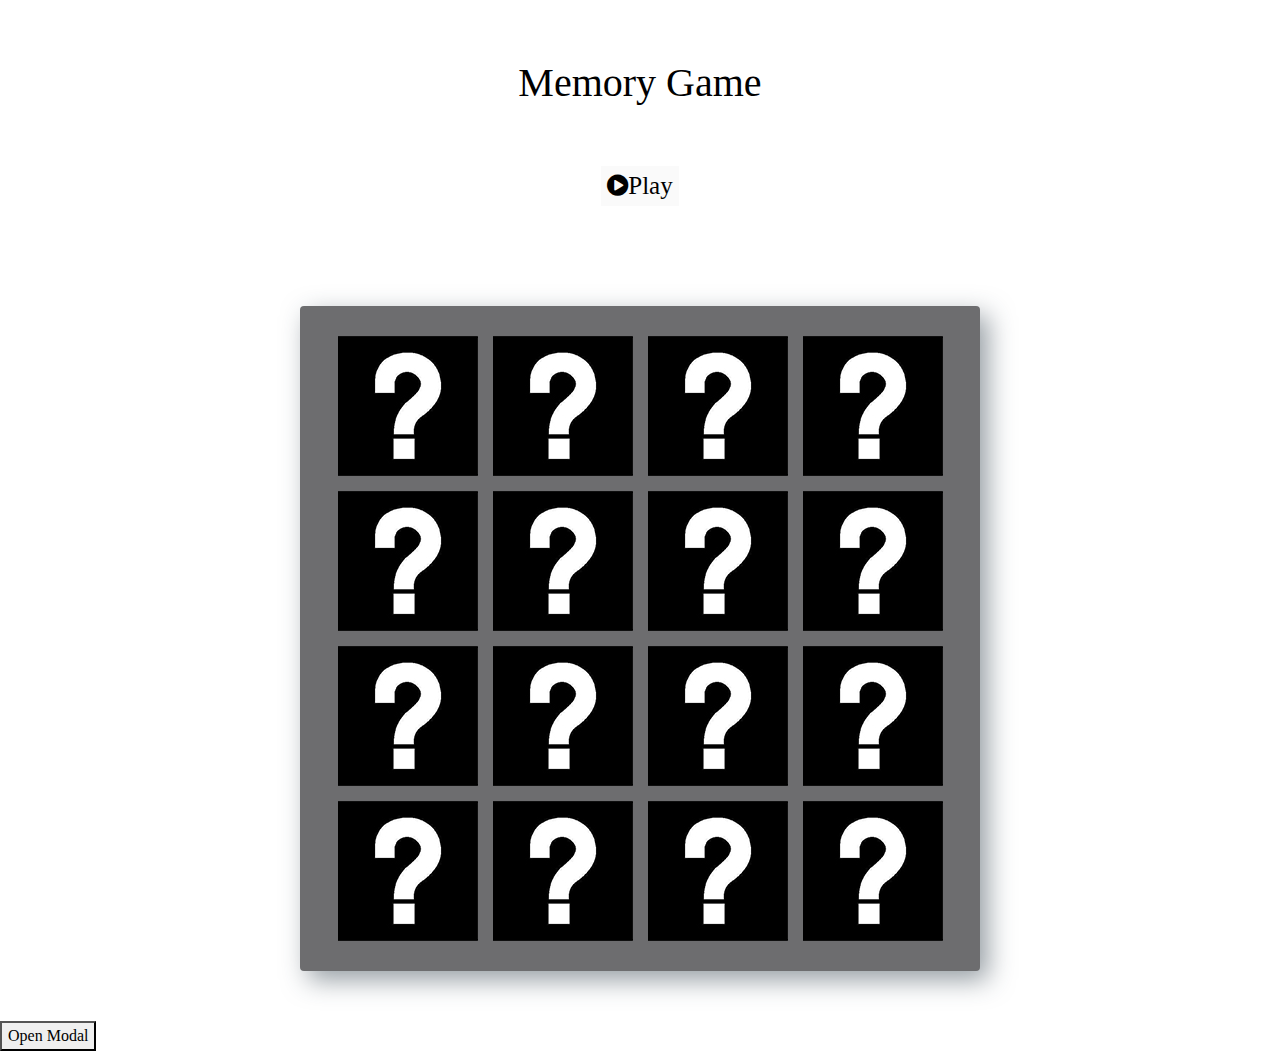
<file: WDC01-[Hoang Trung, Minh Quan]-20190718T072259Z-001/WDC01-[Hoang Trung, Minh Quan]/index.html>
<!DOCTYPE html>
<html lang="en">

<head>
    <meta charset="UTF-8">
    <meta name="viewport" content="width=device-width, initial-scale=1.0">
    <meta http-equiv="X-UA-Compatible" content="ie=edge">
    <title>Memory Game</title>

    <!-- load font awesome icon-->
    <link rel="stylesheet" href="https://maxcdn.bootstrapcdn.com/font-awesome/4.4.0/css/font-awesome.min.css">
    <!-- load bootstrap css-->
    <link rel="stylesheet" href="bootstrap/css/bootstrap.css">

    <!-- load css-->
    <link rel="stylesheet" href="css/style.css">
</head>

<body onload="">
    <div class="container">
        <div class="row">
            <h1>Memory Game</h1>
            <p id="demo" style="color: black"></p>
        </div>
        <div class="row text-center">
            <button type="button" onclick="letPlay(); getTimePlay()" id="start" class="btn-play"><i class="fa fa-play-circle"></i>Play</button>
        </div>

        <div class="row text-center">
            <div class="container">
                <span id="time-play"></span>
                <div class="progress myprogress" style="display: none;" id="progress">
                    <div class="progress-bar progress-bar-striped progress-bar-animated" role="progressbar" id="myprogressbar" aria-valuemin="0" aria-valuemax="100" style="width: 10%"></div>
                </div>
            </div>
        </div>

        <div class="grid-container center">
            <div class="grid-item"><img id="id1" onclick="CheckStatus(0)" src="img/disable.jpg"></div>
            <div class="grid-item"><img id="id1" onclick="CheckStatus(1)" src="img/disable.jpg"></div>
            <div class="grid-item"><img id="id1" onclick="CheckStatus(2)" src="img/disable.jpg"></div>
            <div class="grid-item"><img id="id1" onclick="CheckStatus(3)" src="img/disable.jpg"></div>
            <div class="grid-item"><img id="id1" onclick="CheckStatus(4)" src="img/disable.jpg"></div>
            <div class="grid-item"><img id="id1" onclick="CheckStatus(5)" src="img/disable.jpg"></div>
            <div class="grid-item"><img id="id1" onclick="CheckStatus(6)" src="img/disable.jpg"></div>
            <div class="grid-item"><img id="id1" onclick="CheckStatus(7)" src="img/disable.jpg"></div>
            <div class="grid-item"><img id="id1" onclick="CheckStatus(8)" src="img/disable.jpg"></div>
            <div class="grid-item"><img id="id1" onclick="CheckStatus(9)" src="img/disable.jpg"></div>
            <div class="grid-item"><img id="id1" onclick="CheckStatus(10)" src="img/disable.jpg"></div>
            <div class="grid-item"><img id="id1" onclick="CheckStatus(11)" src="img/disable.jpg"></div>
            <div class="grid-item"><img id="id1" onclick="CheckStatus(12)" src="img/disable.jpg"></div>
            <div class="grid-item"><img id="id1" onclick="CheckStatus(13)" src="img/disable.jpg"></div>
            <div class="grid-item"><img id="id1" onclick="CheckStatus(14)" src="img/disable.jpg"></div>
            <div class="grid-item"><img id="id1" onclick="CheckStatus(15)" src="img/disable.jpg"></div>
        </div>
        

    </div>
    <button id="myBtn">Open Modal</button>

        <!-- The Modal -->
    <div id="myModal" class="modal">

    <!-- Modal content -->
    <div class="modal-content">
        <div class="w-100 text-right close">&times;</div>
        <p>Some text in the Modal..</p>
    </div>
    <script>
        var modal = document.getElementById("myModal");
        var btn = document.getElementById("myBtn");
        var span = document.getElementsByClassName("close")[0];
        span.onclick = function() {
            modal.style.display = "none";
        }
        btn.onclick = function() {
            modal.style.display = "block";
        }
    </script>
    <!-- load js -->
    <script src="js/main.js"></script>
</body>

</html>
</file>
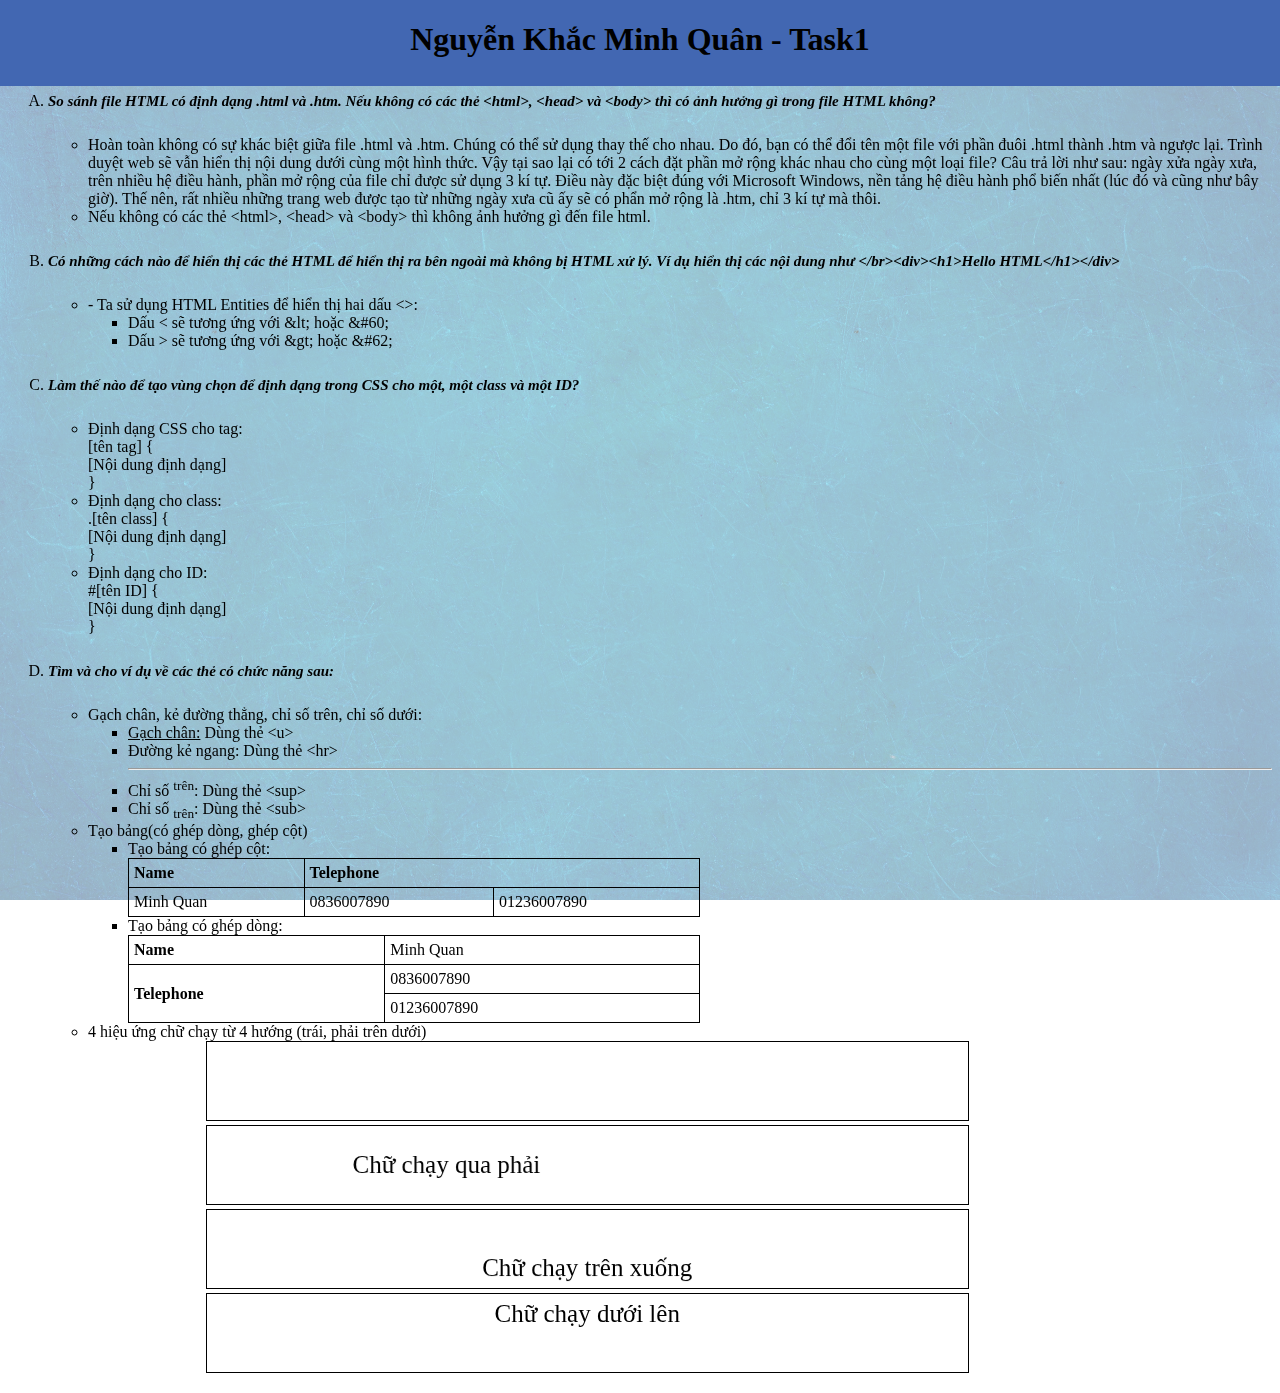
<file: Week1/Task1/index.html>
<!DOCTYPE html>
<html>
    <head>
        <meta charset="UTF-8">
        <meta name="viewport" content="width=device-width, initial-scale=1.0">
        <titile>NGUYEN KHAC MINH QUAN - TASK1</titile>
        <link rel="stylesheet" type="text/css" href="css/task1.css">
    </head>
    <body>
        <header>
            <h1>Nguyễn Khắc Minh Quân - Task1 </h1>
        </header>
        <div class="content">
                <img class="image" src="image/img1.jpg">
                <ol type="A">
                    <li>
                        <h4>
                            So sánh file HTML có định dạng .html và .htm. Nếu không có các thẻ &lt;html&gt;, &lt;head&gt; và &lt;body&gt; thì có ảnh hưởng gì trong file HTML không?
                        </h4>
                        <ul>
                            <li>
                                Hoàn toàn không có sự khác biệt giữa file .html và .htm. Chúng có thể sử dụng thay thế cho nhau. Do đó, bạn có thể đổi tên một file với phần đuôi .html thành .htm và ngược lại. Trình duyệt web sẽ vẫn hiển thị nội dung dưới cùng một hình thức. Vậy tại sao lại có tới 2 cách đặt phần mở rộng khác nhau cho cùng một loại file? Câu trả lời như sau: ngày xửa ngày xưa, trên nhiều hệ điều hành, phần mở rộng của file chỉ được sử dụng 3 kí tự. Điều này đặc biệt đúng với Microsoft Windows, nền tảng hệ điều hành phổ biến nhất (lúc đó và cũng như bây giờ). Thế nên, rất nhiều những trang web được tạo từ những ngày xưa cũ ấy sẽ có phẩn mở rộng là .htm, chỉ 3 kí tự mà thôi.
                            </li>
                            <li>
                                Nếu không có các thẻ &lt;html&gt;, &lt;head&gt; và &lt;body&gt; thì không ảnh hưởng gì đến file html. 
                            </li>
                        </ul>
                    </li>
                    <li>
                        <h4>Có những cách nào để hiển thị các thẻ HTML để hiển thị ra bên ngoài mà không bị HTML xử lý. 
                            Ví dụ hiển thị các nội dung như &lt;/br&gt;&lt;div&gt;&lt;h1&gt;Hello HTML&lt;/h1&gt;&lt;/div&gt;</h4>
                        <ul>
                            <li>
                                - Ta sử dụng HTML Entities để hiển thị hai dấu &lt;&gt;:
                            </li>
                            <ul>
                                <li>
                                    Dấu &lt; sẽ tương ứng với &amp;lt; hoặc &amp;#60;
                                </li>
                                <li>
                                    Dấu &gt; sẽ tương ứng với &amp;gt; hoặc &amp;#62;
                                </li>
                            </ul>
                        </ul>
                    </li>
                    <li>
                        <h4>Làm thế nào để tạo vùng chọn để định dạng trong CSS cho một, một class và một ID?</h4>
                        <ul>
                            <li>
                                Định dạng CSS cho tag:<br>
                                [tên tag] {<br>
                                [Nội dung định dạng]<br>
                                }
                            </li>
                            <li>
                                Định dạng cho class:<br>
                                .[tên class] {<br>
                                [Nội dung định dạng]<br>
                                }
                            </li>
                            <li>
                                Định dạng cho ID:<br>
                                #[tên ID] {<br>
                                [Nội dung định dạng]<br>
                                }
                            </li>
                        </ul>
                    </li>
                    <li>
                        <h4>Tìm và cho ví dụ về các thẻ có chức năng sau:</h4>
                        <ul>
                            <li>
                                Gạch chân, kẻ đường thẳng, chỉ số trên, chỉ số dưới:
                                <ul>
                                    <li><u>Gạch chân:</u> Dùng thẻ &lt;u&gt;</li>
                                    <li>Đường kẻ ngang: Dùng thẻ &lt;hr&gt;</li><hr>
                                    <li>Chỉ số <sup>trên</sup>: Dùng thẻ &lt;sup&gt;</li>
                                    <li>Chỉ số <sub>trên</sub>: Dùng thẻ &lt;sub&gt;</li>
                                </ul>
                            </li>
                            <li>
                                Tạo bảng(có ghép dòng, ghép cột)
                                <ul>
                                    <li>
                                        Tạo bảng có ghép cột:<br>
                                        <table>
                                            <tr>
                                                <th>Name</th>
                                                <th colspan="2">Telephone</th>
                                            </tr>
                                            <tr>
                                                <td>Minh Quan</td>
                                                <td>0836007890</td>
                                                <td>01236007890</td>
                                            </tr>
                                        </table>
                                    </li>
                                    <li>
                                        Tạo bảng có ghép dòng:<br>
                                        <table>
                                            <tr>
                                                <th>Name</th>
                                                <td>Minh Quan</td>
                                            </tr>
                                            <tr>
                                                <th rowspan="2">Telephone</th>
                                                <td>0836007890</td>
                                            </tr>
                                            <tr>
                                                <td>01236007890</td>
                                            </tr>
                                        </table>
                                    </li>
                                </ul>
                            </li>
                            <li>
                                4 hiệu ứng chữ chạy từ 4 hướng (trái, phải trên dưới)<br>
                                <marquee>Chữ chạy qua trái</marquee></li<br>
                                <marquee direction="right">Chữ chạy qua phải</marquee><br>
                                <marquee direction="down">Chữ chạy trên xuống</marquee><br>
                                <marquee direction="up">Chữ chạy dưới lên</marquee><br>
                            </li>
                        </ul>
                    </li>
                </ol>
        </div>
        
    </body>
</html>
</file>
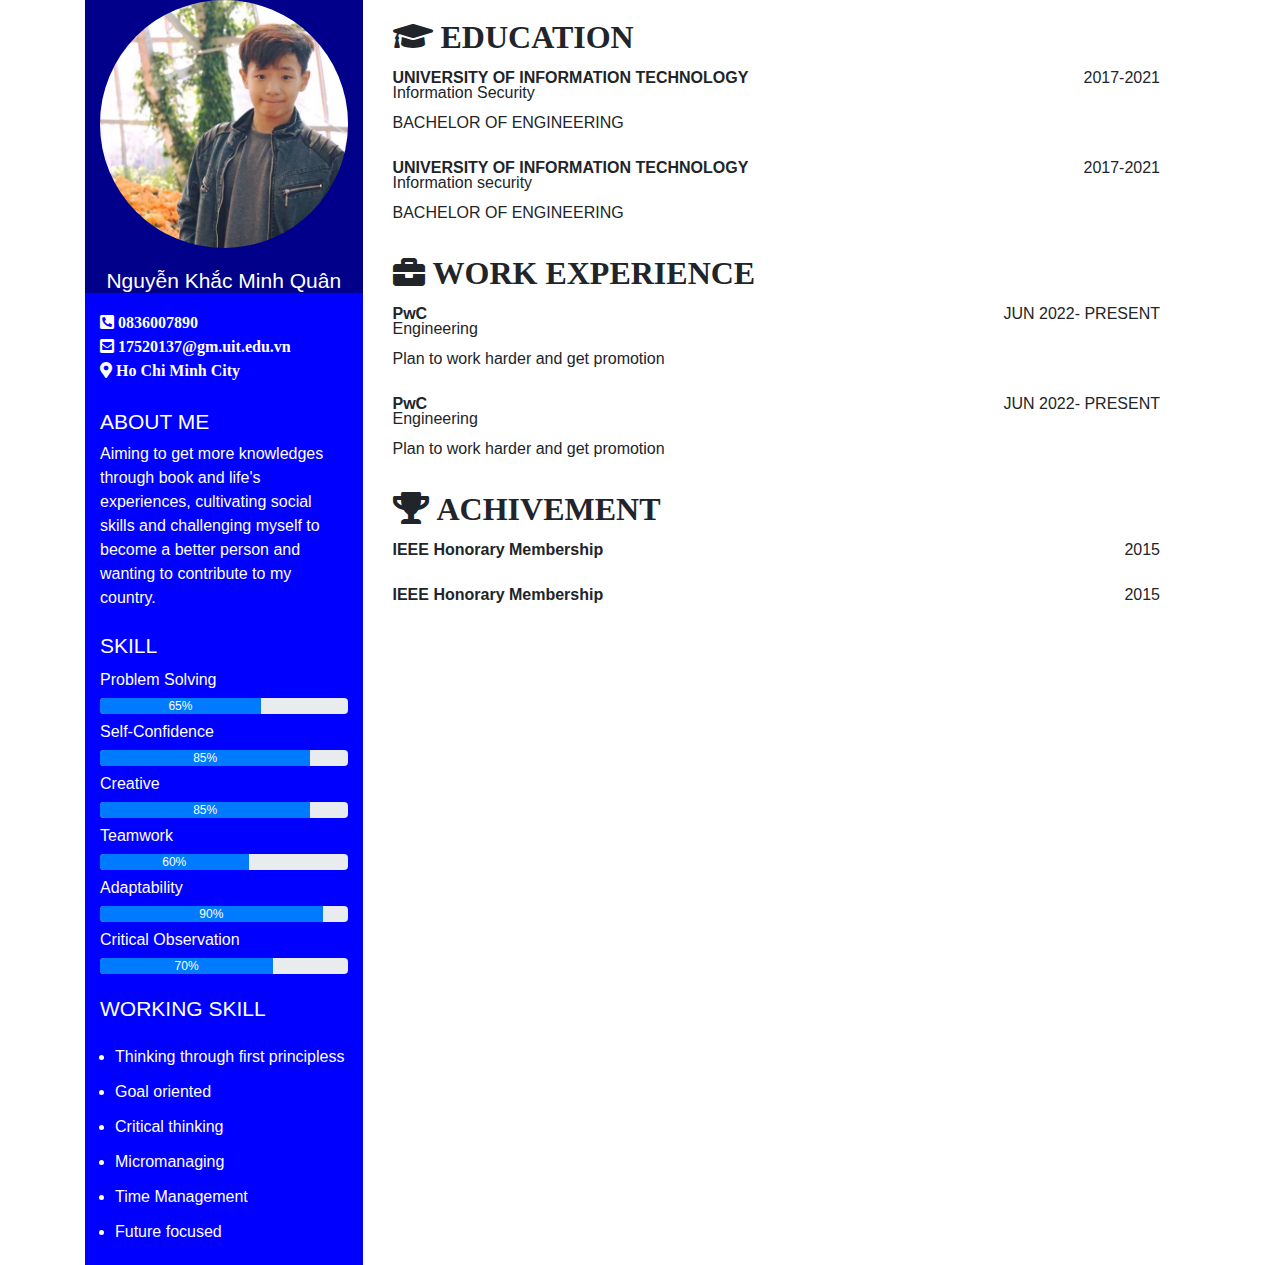
<file: Week1/Task2/index.html>
<!Doctype html>
<html>
    <head>
        <meta charset="UTF-8">
        <meta name="viewport" content="width=device-width, initial-scale=1.0">
        <link rel="stylesheet" href="css/bootstrap.min.css">
        <link rel="stylesheet" href="css/all.css">
        <style type="text/css">
            .row-eq-height {
                display: -webkit-box;
                display: -webkit-flex;
                display: -ms-flexbox;
                display:         flex;
            }
            .content-1>img {
                object-fit: cover;
                width: 100%;
            }
            .col-3{
                padding:0 !important;
                margin: 0 !important;
            }
            
            .content-1{
                padding-right: 15px;
                padding-left: 15px;
                position: relative;
                width: 100%;
                background:darkblue;
            }
            .col-3{
                background-color: blue;
            }
            .col-9{
                background-color:white;
            }
            .content-2,.content-3{
                color:white;
                padding-top:10px;
                padding-right: 15px;
                padding-left: 15px;
                position: relative;
                width: 100%;
            }
            .textright{
                margin-right: 20px;
                float: right;
                text-align: right;
            }
            
        </style>
    </head>
    <body>
        <div class="container">
            <div class="row-eq-height">
                <div class="col-3">
                    <div class="content-1">
                        <img src="image/avatar.jpg" class="rounded-circle" alt="Avatar"><br>
                        <h5 style="padding-top:20px;color:white;text-align: center;font-size: 21px;">Nguyễn Khắc Minh Quân</h5>
                    </div>
                    <div class="content-2">
                        <address>
                            <i class="fas fa-phone-square-alt"> 0836007890</i><br>
                            <i class="fas fa-envelope-square"> 17520137@gm.uit.edu.vn</i>
                            <i class="fas fa-map-marker-alt"> Ho Chi Minh City</i>
                        </address>
                    </div>
                    <div class="content-3">
                        <h5 style="font-size: 21px;">ABOUT ME</h5>
                        <p>Aiming to get more knowledges through book and life's experiences, cultivating social skills and challenging myself to become a better person and wanting to contribute to my country. </p>
                        <h5 style="font-size: 21px; line-height: 40px">SKILL</h5>
                        <div style="line-height: 12px;">
                            Problem Solving<br><br>
                            <div class="progress">
                                <div class="progress-bar" role="progressbar" style="width: 65%;" aria-valuenow="25" aria-valuemin="0" aria-valuemax="100">65%</div>
                            </div><br>
                            Self-Confidence<br><br>
                            <div class="progress">
                                <div class="progress-bar" role="progressbar" style="width: 85%;" aria-valuenow="25" aria-valuemin="0" aria-valuemax="100">85%</div>
                            </div><br>
                            Creative<br><br>
                            <div class="progress">
                                <div class="progress-bar" role="progressbar" style="width: 85%;" aria-valuenow="25" aria-valuemin="0" aria-valuemax="100">85%</div>
                            </div><br>
                            Teamwork<br><br>
                            <div class="progress">
                                <div class="progress-bar" role="progressbar" style="width: 60%;" aria-valuenow="25" aria-valuemin="0" aria-valuemax="100">60%</div>
                            </div><br>
                            Adaptability<br><br>
                            <div class="progress">
                                <div class="progress-bar" role="progressbar" style="width: 90%;" aria-valuenow="25" aria-valuemin="0" aria-valuemax="100">90%</div>
                            </div><br>
                            Critical Observation<br><br>
                            <div class="progress">
                                <div class="progress-bar" role="progressbar" style="width: 70%;" aria-valuenow="25" aria-valuemin="0" aria-valuemax="100">70%</div>
                            </div><br>
                        </div>
                        <h5 style="font-size: 21px; line-height: 45px">WORKING SKILL</h5>
                        <div style="padding-left:0px;">
                            <ul style="line-height: 35px; padding-left: 15px;">
                                <li>Thinking through first principless</li>
                                <li>Goal oriented</li>
                                <li>Critical thinking</li>
                                <li>Micromanaging</li>
                                <li>Time Management</li>
                                <li>Future focused</li>
                            </ul>
                        </div>
                    </div>
                    
                </div>
                <div class="col-9" style="margin-top: 20px; padding-left: 30px;">
                    <i class="fas fa-graduation-cap fa-2x"> EDUCATION </i>
                    <p style="padding-top: 15px; line-height: 15px;">
                        <span style="font-weight: 600;">UNIVERSITY OF INFORMATION TECHNOLOGY</span>
                        <span class="textright">2017-2021</span><br>
                        Information Security<br><br>
                        BACHELOR OF ENGINEERING
                        <br><br><br>
                        <span style="font-weight: 600;">UNIVERSITY OF INFORMATION TECHNOLOGY</span>
                        <span class="textright">2017-2021</span><br>
                        Information security<br><br>
                        BACHELOR OF ENGINEERING
                    </p>
                    <i class="fas fa-briefcase fa-2x" style="padding-top:20px;"> WORK EXPERIENCE</i>
                    <p style="padding-top: 15px; line-height: 15px;">
                        <span style="font-weight: 600;">PwC</span>
                        <span class="textright">JUN 2022- PRESENT</span><br>
                        Engineering<br><br>
                        Plan to work harder and get promotion
                        <br><br><br>
                        <span style="font-weight: 600;">PwC</span>
                        <span class="textright">JUN 2022- PRESENT</span><br>
                        Engineering<br><br>
                        Plan to work harder and get promotion
                    </p>
                    <i class="fas fa-trophy fa-2x" style="padding-top:20px;"> ACHIVEMENT</i>
                    <p style="padding-top: 15px; line-height: 15px;">
                        <span style="font-weight: 600;">IEEE Honorary Membership</span>
                        <span class="textright">2015</span>
                        <br><br><br>
                        <span style="font-weight: 600;">IEEE Honorary Membership</span>
                        <span class="textright">2015</span>
                    </p>
                </div>
                
        </div>
    </body>
</html>
</file>
<file: WDC01-[Hoang Trung, Minh Quan]-20190718T072259Z-001/WDC01-[Hoang Trung, Minh Quan]/css/style.css>
body {
    /*color: #fafafa !important;*/
    font-family: 'Amatic SC', cursive !important;
}
/* The Modal (background) */
.modal {
    display: none; /* Hidden by default */
    position: fixed; /* Stay in place */
    z-index: 1; /* Sit on top */
    padding-top: 100px; /* Location of the box */
    left: 0;
    top: 0;
    width: 100%; /* Full width */
    height: 100%; /* Full height */
    overflow: auto; /* Enable scroll if needed */
    background-color: rgb(0,0,0); /* Fallback color */
    background-color: rgba(0,0,0,0.4); /* Black w/ opacity */
  }
  
  /* Modal Content */
.modal-content {
    background-color: #fefefe;
    margin: auto;
    padding: 20px;
    border: 1px solid #888;
    width: 80%;
  }
  
  /* The Close Button */
  .close {
    color: #aaaaaa;
    float: right;
    font-size: 28px;
    font-weight: bold;
  }
  

.close:hover,
.close:focus {
  color: #000;
  text-decoration: none;
  cursor: pointer;
}


.btn-play {
    margin: 0 auto;
    color: #000;
    background-color: #fafafa;
    font-size: 25px;
    border-style: none;
}

h1 {
    margin: 59px auto;
    color: #000;
}

.grid-container {
    display: grid;
    grid-gap: 15px;
    grid-template-columns: auto auto auto auto;
    grid-template-rows: auto auto auto auto;
    padding: 30px;
    width: 680px;
}

.center {
    background-color: #6d6d6f;
    box-shadow: 8px 9px 26px 0 rgba(46, 61, 73, 0.5);
    justify-content: center;
    margin: 0 auto;
    margin-top: 100px;
    margin-bottom: 50px;
    border-radius: 4px;
}


/*Các ô lưới*/

.grid-item {
    background-color: rgba(255, 255, 255, 0.8);
    border: 2px 4px 13px 0 rgba(46, 61, 73, 0.5);
    font-size: 30px;
    height: 140px;
    width: 140px;
    border-radius: 4px;
    /* background: url('../img/disable.jpg');
    background-size: cover; */
}

.myprogress {
    width: 680px;
    margin: 0 auto;
    margin-top: 50px;
    margin-bottom: -130px;
}

#time-play {
    font-size: 24px;
    line-height: 18px;
}


/*Cửa sổ pop up*/
</file>
<file: Week1/Task1/css/task1.css>
header {
        background-color: #4267B2;
        width: 100%;
        height: 86px;
        position: fixed;
        top:0;
        left: 0;
        z-index: 100;
}

h1{
    text-align: center;
}

h4{
    font: italic bold 15px/30px Tahoma, serif;
}
.content{
    padding-top: 40px;
}

.content img.image{
    position: absolute;
    position: fixed;
    opacity: 0.4;
    z-index: -1;
    width: 100%;;
    height: 100%;
    top: 0;
    left:0;
    transition-duration: 1s;
    transition-timing-function: ease-out;
}

table{
    width: 50%;
}
table, th, td {
    border: 1px solid black;
    border-collapse: collapse;
    
}

th, td {
    padding: 5px;
    text-align: left;   
}

marquee {
    font-size: 25px;
    padding: 25px;
    border: 1px solid black;
    width: 60%;
    margin-left: 10%;
    text-align: center;
}
</file>
